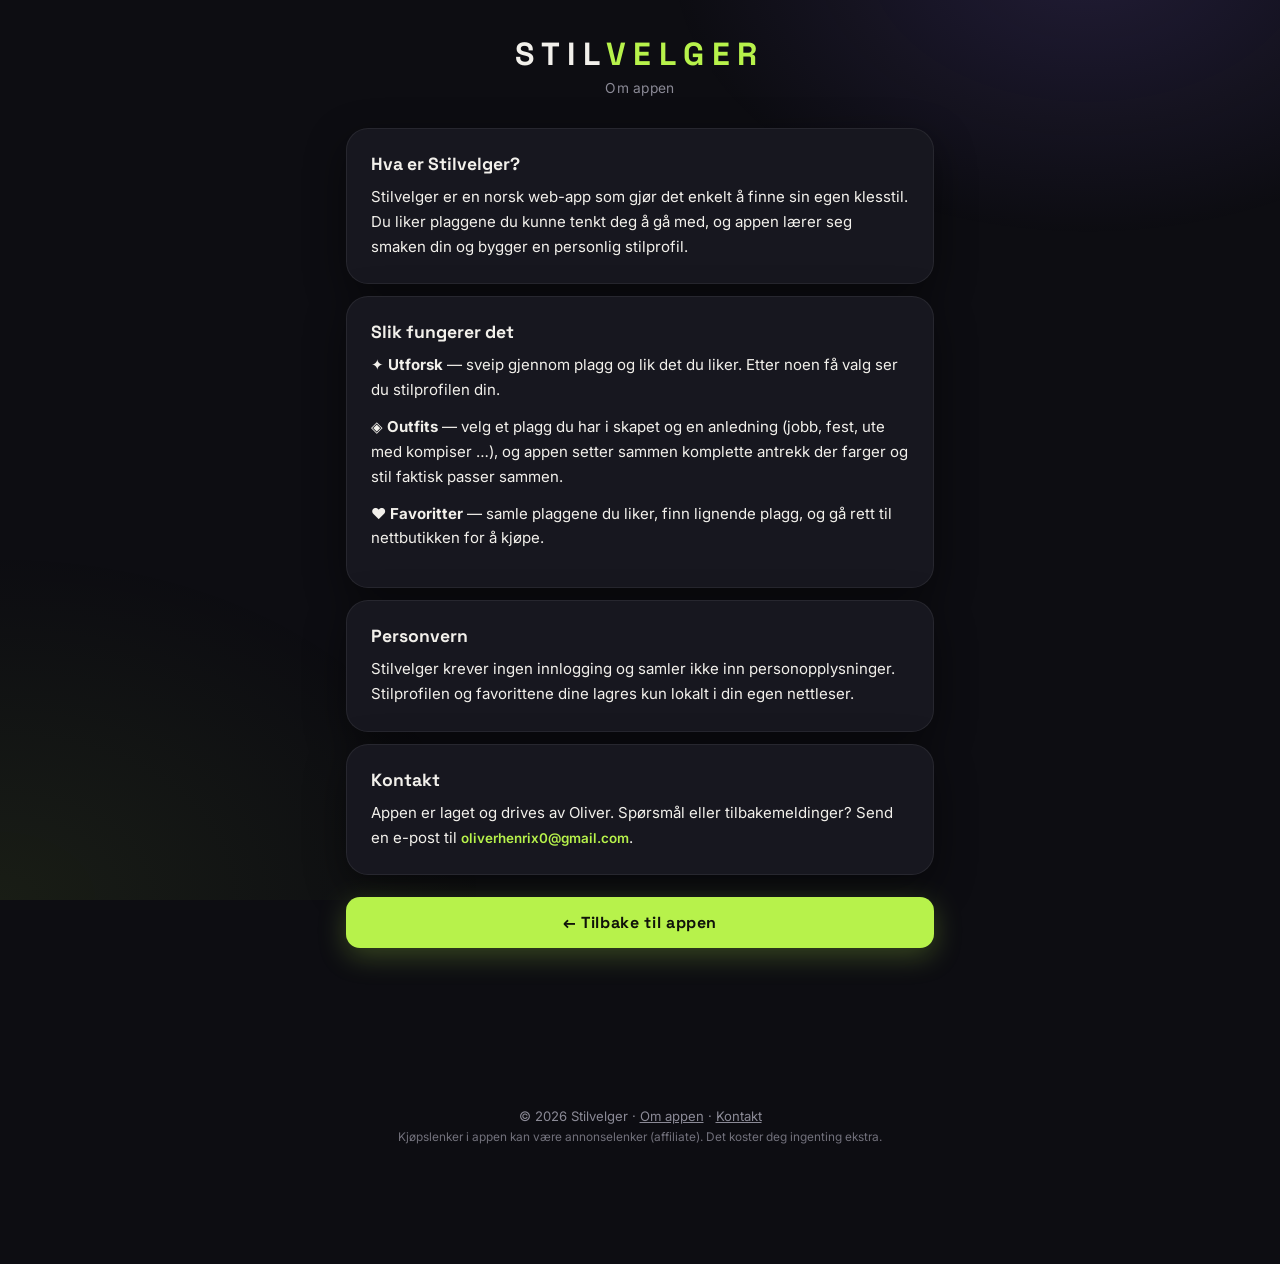
<file: om.html>
<!DOCTYPE html>
<html lang="no">
<head>
  <meta charset="UTF-8">
  <meta name="viewport" content="width=device-width, initial-scale=1.0">
  <title>Om Stilvelger</title>
  <meta name="description" content="Stilvelger hjelper deg å finne klesstilen din, setter sammen komplette antrekk for enhver anledning, og viser hvor plaggene kan kjøpes.">
  <link rel="preconnect" href="https://fonts.googleapis.com">
  <link rel="preconnect" href="https://fonts.gstatic.com" crossorigin>
  <link href="https://fonts.googleapis.com/css2?family=Space+Grotesk:wght@400;500;600;700&family=Inter:wght@400;500;600&display=swap" rel="stylesheet">
  <link rel="stylesheet" href="styles.css?v=5">
</head>
<body>
  <div class="bg-glow"></div>

  <header class="app-header">
    <h1>STIL<span class="accent">VELGER</span></h1>
    <p class="tagline">Om appen</p>
  </header>

  <main class="om-side">
    <div class="card">
      <h2>Hva er Stilvelger?</h2>
      <p>Stilvelger er en norsk web-app som gjør det enkelt å finne sin egen klesstil.
      Du liker plaggene du kunne tenkt deg å gå med, og appen lærer seg smaken din og
      bygger en personlig stilprofil.</p>
    </div>

    <div class="card">
      <h2>Slik fungerer det</h2>
      <ul class="om-liste">
        <li><strong>✦ Utforsk</strong> — sveip gjennom plagg og lik det du liker. Etter noen få valg ser du stilprofilen din.</li>
        <li><strong>◈ Outfits</strong> — velg et plagg du har i skapet og en anledning (jobb, fest, ute med kompiser …), og appen setter sammen komplette antrekk der farger og stil faktisk passer sammen.</li>
        <li><strong>♥ Favoritter</strong> — samle plaggene du liker, finn lignende plagg, og gå rett til nettbutikken for å kjøpe.</li>
      </ul>
    </div>

    <div class="card">
      <h2>Personvern</h2>
      <p>Stilvelger krever ingen innlogging og samler ikke inn personopplysninger.
      Stilprofilen og favorittene dine lagres kun lokalt i din egen nettleser.</p>
    </div>

    <div class="card">
      <h2>Kontakt</h2>
      <p>Appen er laget og drives av Oliver.
      Spørsmål eller tilbakemeldinger? Send en e-post til
      <a class="buy-link" href="mailto:oliverhenrix0@gmail.com">oliverhenrix0@gmail.com</a>.</p>
    </div>

    <a href="index.html" class="primary-btn om-tilbake">← Tilbake til appen</a>
  </main>

  <footer class="app-footer">
    <p>© 2026 Stilvelger · <a href="om.html">Om appen</a> · <a href="mailto:oliverhenrix0@gmail.com">Kontakt</a></p>
    <p class="disclosure">Kjøpslenker i appen kan være annonselenker (affiliate). Det koster deg ingenting ekstra.</p>
  </footer>
</body>
</html>
</file>
<file: styles.css>
/* ============ Stilvelger – moderne mørkt tema ============ */
* { box-sizing: border-box; margin: 0; padding: 0; }

:root {
  --bg: #0d0d12;
  --card: #17171f;
  --card-2: #1e1e28;
  --ink: #f2f0eb;
  --muted: #8b8a96;
  --line: rgba(255, 255, 255, 0.07);
  --accent: #b7f24b;           /* elektrisk lime */
  --accent-ink: #10130a;
  --accent-2: #8a6bf2;         /* lilla for gradienter */
  --danger: #ff5d6c;
  --tile: #f0eee7;             /* lys flate bak plaggtegninger */
  --radius: 22px;
  --shadow: 0 14px 40px rgba(0, 0, 0, 0.45);
}

body {
  font-family: "Inter", system-ui, sans-serif;
  background: var(--bg);
  color: var(--ink);
  min-height: 100vh;
  -webkit-font-smoothing: antialiased;
}

/* Myk glød i bakgrunnen */
.bg-glow {
  position: fixed; inset: 0; pointer-events: none; z-index: 0;
  background:
    radial-gradient(600px 400px at 85% -5%, rgba(138, 107, 242, 0.16), transparent 70%),
    radial-gradient(700px 500px at 0% 100%, rgba(183, 242, 75, 0.07), transparent 70%);
}

h1, h2, h3 { font-family: "Space Grotesk", "Inter", sans-serif; }

.app-header { text-align: center; padding: 34px 16px 6px; position: relative; z-index: 1; }
.app-header h1 {
  font-size: 2rem; font-weight: 700; letter-spacing: 0.24em;
}
.app-header h1 .accent { color: var(--accent); }
.tagline { color: var(--muted); font-size: 0.86rem; margin-top: 6px; letter-spacing: 0.02em; }

/* ---------- Bunn-navigasjon (app-følelse) ---------- */
.tabs {
  position: fixed; bottom: 18px; left: 50%; transform: translateX(-50%);
  display: flex; gap: 4px; z-index: 50;
  background: rgba(23, 23, 31, 0.85);
  backdrop-filter: blur(18px); -webkit-backdrop-filter: blur(18px);
  border: 1px solid var(--line);
  padding: 6px; border-radius: 999px; box-shadow: var(--shadow);
}
.tab {
  display: flex; align-items: center; gap: 7px;
  border: none; background: transparent; color: var(--muted);
  padding: 11px 20px; border-radius: 999px; font-size: 0.9rem; font-weight: 600;
  font-family: "Inter", sans-serif; cursor: pointer; transition: all 0.2s;
}
.tab-ikon { font-size: 1rem; }
.tab:hover { color: var(--ink); }
.tab.active { background: var(--accent); color: var(--accent-ink); }

main { max-width: 760px; margin: 0 auto; padding: 14px 16px 130px; position: relative; z-index: 1; }
.tab-panel { display: none; }
.tab-panel.active { display: block; animation: fadeUp 0.35s ease; }
.tab-panel h2 { font-size: 1.2rem; margin: 26px 0 14px; letter-spacing: 0.01em; }

@keyframes fadeUp {
  from { opacity: 0; transform: translateY(10px); }
  to   { opacity: 1; transform: translateY(0); }
}

/* ---------- Plaggbilder (ekte foto over tegning) ---------- */
.foto-wrap { position: relative; display: inline-flex; }
.garment-foto {
  position: absolute; inset: 0; width: 100%; height: 100%;
  object-fit: cover; border-radius: 10px; z-index: 1;
  background: var(--tile);
}
/* I sveipekortet skal bildet fylle hele den lyse flaten */
.swipe-card .garment { position: relative; overflow: hidden; }
.swipe-card .garment .foto-wrap { position: static; }
.swipe-card .garment .garment-foto { border-radius: 16px; }

/* ---------- Sveipekort ---------- */
.swiper-wrap { display: flex; flex-direction: column; align-items: center; }
.card-stack { position: relative; }
.swipe-card {
  position: relative;
  width: min(350px, 90vw);
  background: linear-gradient(160deg, var(--card-2), var(--card));
  border: 1px solid var(--line);
  border-radius: var(--radius); box-shadow: var(--shadow);
  padding: 18px 22px 24px; text-align: center;
  transition: transform 0.28s ease, opacity 0.28s ease;
}
/* antydning av neste kort i bunken */
.swipe-card::before {
  content: ""; position: absolute; z-index: -1;
  inset: 14px -12px -10px -12px;
  background: rgba(255, 255, 255, 0.04);
  border: 1px solid var(--line); border-radius: var(--radius);
}
.swipe-card.fly-right { transform: translateX(130%) rotate(14deg); opacity: 0; }
.swipe-card.fly-left  { transform: translateX(-130%) rotate(-14deg); opacity: 0; }

.swipe-card .garment {
  width: 100%; height: 230px; margin-bottom: 16px;
  background: radial-gradient(circle at 50% 42%, #fbfaf6, var(--tile) 70%);
  border-radius: 16px; display: flex; align-items: center; justify-content: center;
}
.swipe-card .garment svg { width: 180px; height: 180px; filter: drop-shadow(0 10px 14px rgba(0,0,0,0.18)); }
.swipe-card h3 { font-size: 1.25rem; font-weight: 600; margin-bottom: 4px; }
.swipe-card .meta { color: var(--muted); font-size: 0.86rem; }
.swipe-card .price { font-weight: 600; margin-top: 8px; color: var(--accent); font-size: 0.95rem; }

.tag-row { display: flex; flex-wrap: wrap; gap: 6px; justify-content: center; margin-top: 12px; }
.tag {
  background: rgba(183, 242, 75, 0.1); color: var(--accent);
  border: 1px solid rgba(183, 242, 75, 0.25);
  font-size: 0.72rem; font-weight: 500; padding: 4px 11px; border-radius: 999px;
  letter-spacing: 0.03em;
}

.swipe-actions { display: flex; gap: 30px; margin: 24px 0 8px; }
.swipe-btn {
  width: 64px; height: 64px; border-radius: 50%;
  font-size: 1.5rem; cursor: pointer; transition: transform 0.15s, box-shadow 0.15s;
}
.swipe-btn:hover { transform: scale(1.12); }
.swipe-btn.ja {
  background: var(--accent); color: var(--accent-ink); border: none;
  box-shadow: 0 8px 28px rgba(183, 242, 75, 0.35);
}
.swipe-btn.nei {
  background: var(--card-2); color: var(--danger);
  border: 1px solid var(--line); box-shadow: var(--shadow);
}
.hint { color: var(--muted); font-size: 0.84rem; text-align: center; max-width: 320px; }

/* ---------- Stilprofil ---------- */
.stilprofil { margin-top: 34px; }
.profil-card {
  background: var(--card); border: 1px solid var(--line);
  border-radius: var(--radius); box-shadow: var(--shadow); padding: 22px;
}
.profil-card h3 { margin-bottom: 14px; font-size: 1.05rem; }
.style-bar { margin-bottom: 12px; }
.style-bar .label {
  display: flex; justify-content: space-between;
  font-size: 0.84rem; margin-bottom: 5px; color: var(--ink);
}
.style-bar .label span:last-child { color: var(--muted); }
.style-bar .track { background: rgba(255,255,255,0.06); border-radius: 999px; height: 8px; overflow: hidden; }
.style-bar .fill {
  background: linear-gradient(90deg, var(--accent-2), var(--accent));
  height: 100%; border-radius: 999px; transition: width 0.4s;
}

/* ---------- Kort / kontroller ---------- */
.card {
  background: var(--card); border: 1px solid var(--line);
  border-radius: var(--radius); box-shadow: var(--shadow);
  padding: 24px; margin-top: 12px;
}
.builder-controls h2 { margin: 0 0 4px; }
.builder-controls label { display: block; font-size: 0.85rem; font-weight: 600; margin: 18px 0 9px; color: var(--muted); letter-spacing: 0.04em; text-transform: uppercase; }
.builder-controls select {
  width: 100%; padding: 13px 14px; border-radius: 13px;
  border: 1px solid var(--line); font-size: 0.95rem;
  background: var(--card-2); color: var(--ink);
  font-family: "Inter", sans-serif;
}
.builder-controls select:focus { outline: 2px solid var(--accent); outline-offset: 1px; }
.chips { display: flex; flex-wrap: wrap; gap: 8px; }
.chip {
  border: 1px solid var(--line); background: var(--card-2); color: var(--ink);
  border-radius: 999px; padding: 9px 15px; font-size: 0.88rem;
  font-family: "Inter", sans-serif; cursor: pointer; transition: all 0.18s;
}
.chip:hover { border-color: rgba(183, 242, 75, 0.5); }
.chip.active {
  background: var(--accent); border-color: var(--accent);
  color: var(--accent-ink); font-weight: 600;
}
.primary-btn {
  margin-top: 22px; width: 100%; padding: 15px; border: none;
  background: var(--accent); color: var(--accent-ink);
  font-size: 1rem; font-weight: 700; font-family: "Space Grotesk", sans-serif;
  letter-spacing: 0.04em;
  border-radius: 14px; cursor: pointer; transition: transform 0.15s, box-shadow 0.15s;
  box-shadow: 0 8px 28px rgba(183, 242, 75, 0.25);
}
.primary-btn:hover { transform: translateY(-2px); box-shadow: 0 12px 34px rgba(183, 242, 75, 0.4); }

/* ---------- Outfit-resultater ---------- */
.outfit-card {
  background: var(--card); border: 1px solid var(--line);
  border-radius: var(--radius); box-shadow: var(--shadow);
  padding: 22px; margin-top: 20px;
}
.outfit-card h3 { font-size: 1.1rem; margin-bottom: 4px; }
.outfit-sub { color: var(--muted); font-size: 0.84rem; margin-bottom: 16px; }
.outfit-lay {
  display: grid; grid-template-columns: repeat(auto-fit, minmax(86px, 1fr));
  gap: 10px; background: var(--tile);
  border-radius: 16px; padding: 16px;
}
.outfit-piece { text-align: center; }
.outfit-piece svg { width: 72px; height: 72px; filter: drop-shadow(0 6px 8px rgba(0,0,0,0.15)); }
.outfit-piece .navn { font-size: 0.7rem; color: #55534c; line-height: 1.25; font-weight: 500; }
.outfit-items { margin-top: 14px; }
.outfit-item-row {
  display: flex; justify-content: space-between; align-items: center;
  padding: 10px 0; border-bottom: 1px solid var(--line); font-size: 0.9rem; gap: 8px;
}
.outfit-item-row:last-child { border-bottom: none; }
.outfit-item-row .venstre { flex: 1; }
.outfit-item-row .butikk { color: var(--muted); font-size: 0.78rem; margin-top: 2px; }
.buy-link {
  color: var(--accent); text-decoration: none; font-weight: 600;
  font-size: 0.84rem; white-space: nowrap;
}
.buy-link:hover { text-decoration: underline; }
.outfit-footer {
  display: flex; justify-content: space-between; align-items: center; margin-top: 16px;
}
.total { font-weight: 700; font-family: "Space Grotesk", sans-serif; font-size: 1.05rem; }
.save-btn {
  border: 1px solid rgba(183, 242, 75, 0.45); color: var(--accent); background: none;
  border-radius: 999px; padding: 9px 18px; cursor: pointer; font-size: 0.86rem;
  font-family: "Inter", sans-serif; font-weight: 600; transition: all 0.18s;
}
.save-btn:hover { background: rgba(183, 242, 75, 0.1); }
.save-btn.saved { background: var(--accent); color: var(--accent-ink); border-color: var(--accent); }

/* ---------- Favoritter ---------- */
.item-grid {
  display: grid; grid-template-columns: repeat(auto-fill, minmax(155px, 1fr)); gap: 14px;
}
.item-card {
  background: var(--card); border: 1px solid var(--line);
  border-radius: 18px; box-shadow: var(--shadow);
  padding: 14px; text-align: center; transition: transform 0.18s;
}
.item-card:hover { transform: translateY(-3px); }
.item-card .garment-mini {
  background: var(--tile); border-radius: 12px; padding: 8px; margin-bottom: 8px;
}
.item-card svg { width: 78px; height: 78px; }
.item-card .navn { font-size: 0.86rem; font-weight: 600; }
.item-card .pris { font-size: 0.78rem; color: var(--muted); margin: 3px 0 10px; }
.item-card .knapper { display: flex; flex-direction: column; gap: 6px; }
.small-btn {
  border: 1px solid var(--line); background: var(--card-2); color: var(--ink);
  border-radius: 999px; padding: 8px 10px; font-size: 0.78rem; cursor: pointer;
  font-family: "Inter", sans-serif; font-weight: 500; transition: all 0.15s;
}
.small-btn:hover { border-color: rgba(183, 242, 75, 0.5); color: var(--accent); }
.small-btn.slett { color: var(--danger); }
.small-btn.slett:hover { border-color: var(--danger); }
.tom-melding { color: var(--muted); font-size: 0.9rem; padding: 12px 2px; }

/* ---------- Modal (lignende plagg) ---------- */
.modal {
  position: fixed; inset: 0; background: rgba(8, 8, 12, 0.72);
  backdrop-filter: blur(6px); -webkit-backdrop-filter: blur(6px);
  display: flex; align-items: center; justify-content: center; z-index: 100; padding: 16px;
}
.modal.hidden { display: none; }
.modal-content {
  background: var(--card); border: 1px solid var(--line);
  border-radius: var(--radius); max-width: 560px;
  width: 100%; max-height: 82vh; overflow-y: auto; padding: 26px; position: relative;
  box-shadow: var(--shadow);
}
.modal-close {
  position: absolute; top: 14px; right: 16px; border: none; background: var(--card-2);
  width: 32px; height: 32px; border-radius: 50%;
  font-size: 0.95rem; cursor: pointer; color: var(--muted);
}
.modal-close:hover { color: var(--ink); }
.lignende-rad {
  display: flex; align-items: center; gap: 14px;
  padding: 11px 0; border-bottom: 1px solid var(--line);
}
.lignende-rad:last-child { border-bottom: none; }
.lignende-rad .mini-tile {
  background: var(--tile); border-radius: 10px; padding: 5px; flex-shrink: 0;
  display: flex; align-items: center; justify-content: center;
}
.lignende-rad svg { width: 50px; height: 50px; }
.lignende-rad .info { flex: 1; }
.lignende-rad .navn { font-size: 0.92rem; font-weight: 600; }
.lignende-rad .detalj { font-size: 0.78rem; color: var(--muted); margin-top: 2px; }

/* ---------- Brukerkonto ---------- */
.konto-knapp {
  position: fixed; top: 18px; right: 18px; z-index: 60;
  width: 46px; height: 46px; border-radius: 50%;
  background: rgba(23, 23, 31, 0.85); color: var(--ink);
  backdrop-filter: blur(18px); -webkit-backdrop-filter: blur(18px);
  border: 1px solid var(--line); box-shadow: var(--shadow);
  font-size: 1.15rem; cursor: pointer; transition: all 0.18s;
}
.konto-knapp:hover { transform: scale(1.08); border-color: rgba(183, 242, 75, 0.5); }
.konto-knapp.innlogget { background: var(--accent); color: var(--accent-ink); font-weight: 700; }

.konto-card { max-width: 400px; }
.konto-card h2 { font-size: 1.25rem; margin-bottom: 6px; }
.konto-info { color: var(--muted); font-size: 0.88rem; line-height: 1.5; margin-bottom: 14px; }
.konto-epost { font-weight: 600; margin: 10px 0 6px; }
.konto-label {
  display: block; font-size: 0.8rem; font-weight: 600; color: var(--muted);
  letter-spacing: 0.04em; text-transform: uppercase; margin: 14px 0 6px;
}
.konto-input {
  width: 100%; padding: 12px 14px; border-radius: 12px;
  border: 1px solid var(--line); background: var(--card-2); color: var(--ink);
  font-size: 0.95rem; font-family: "Inter", sans-serif;
}
.konto-input:focus { outline: 2px solid var(--accent); outline-offset: 1px; }
.konto-feil { color: var(--danger); font-size: 0.85rem; min-height: 1.2em; margin-top: 10px; }
.konto-valgfritt { text-transform: none; letter-spacing: 0; font-weight: 400; }
.konto-card .chips { margin-top: 2px; }
.konto-registrer, .konto-bytt { display: block; width: 100%; margin-top: 10px; text-align: center; }
.konto-uten {
  display: block; width: 100%; margin-top: 14px; padding: 8px;
  background: none; border: none; color: var(--muted);
  font-size: 0.85rem; cursor: pointer; font-family: "Inter", sans-serif;
}
.konto-uten:hover { color: var(--ink); text-decoration: underline; }
.utlogging { background: var(--card-2); color: var(--ink); box-shadow: none; border: 1px solid var(--line); }

/* ---------- Bunntekst ---------- */
.app-footer {
  text-align: center; padding: 30px 16px 120px;
  color: var(--muted); font-size: 0.82rem; position: relative; z-index: 1;
}
.app-footer a { color: var(--muted); text-decoration: underline; }
.app-footer a:hover { color: var(--accent); }
.disclosure { margin-top: 6px; font-size: 0.74rem; opacity: 0.8; }

/* ---------- Om-siden ---------- */
.om-side { max-width: 620px; }
.om-side .card p, .om-side .card li { color: var(--ink); font-size: 0.94rem; line-height: 1.65; }
.om-side .card h2 { margin: 0 0 10px; font-size: 1.1rem; }
.om-liste { list-style: none; }
.om-liste li { margin-bottom: 12px; }
.om-tilbake {
  display: block; text-align: center; text-decoration: none; margin-top: 22px;
}

/* ---------- Velkomstskjerm ---------- */
.intro-card { max-width: 420px; }
.intro-card h2 { font-size: 1.35rem; margin-bottom: 4px; }
.intro-under { color: var(--muted); font-size: 0.9rem; margin-bottom: 18px; }
.intro-steg {
  display: flex; gap: 14px; align-items: flex-start;
  padding: 12px 0; border-bottom: 1px solid var(--line);
}
.intro-steg:last-of-type { border-bottom: none; }
.intro-steg span { color: var(--muted); font-size: 0.86rem; line-height: 1.5; }
.steg-ikon {
  width: 40px; height: 40px; border-radius: 12px; flex-shrink: 0;
  background: rgba(183, 242, 75, 0.12); color: var(--accent);
  display: flex; align-items: center; justify-content: center; font-size: 1.1rem;
}

/* ---------- Dra-for-å-sveipe ---------- */
.swipe-card { touch-action: none; cursor: grab; user-select: none; }
.swipe-card.dragging { transition: none; cursor: grabbing; }
.stempel {
  position: absolute; top: 26px; z-index: 2;
  font-family: "Space Grotesk", sans-serif; font-weight: 700; font-size: 1.3rem;
  letter-spacing: 0.12em; padding: 6px 16px; border-radius: 10px;
  border: 3px solid; opacity: 0; pointer-events: none;
}
.stempel.liker {
  left: 20px; transform: rotate(-14deg);
  color: var(--accent); border-color: var(--accent);
  opacity: var(--like-op, 0);
}
.stempel.nei {
  right: 20px; transform: rotate(14deg);
  color: var(--danger); border-color: var(--danger);
  opacity: var(--nei-op, 0);
}

@media (max-width: 480px) {
  .app-header h1 { font-size: 1.6rem; }
  .swipe-card .garment { height: 190px; }
  .swipe-card .garment svg { width: 150px; height: 150px; }
  .swipe-btn { width: 58px; height: 58px; }
  .tab { padding: 11px 14px; font-size: 0.82rem; }
}
</file>
